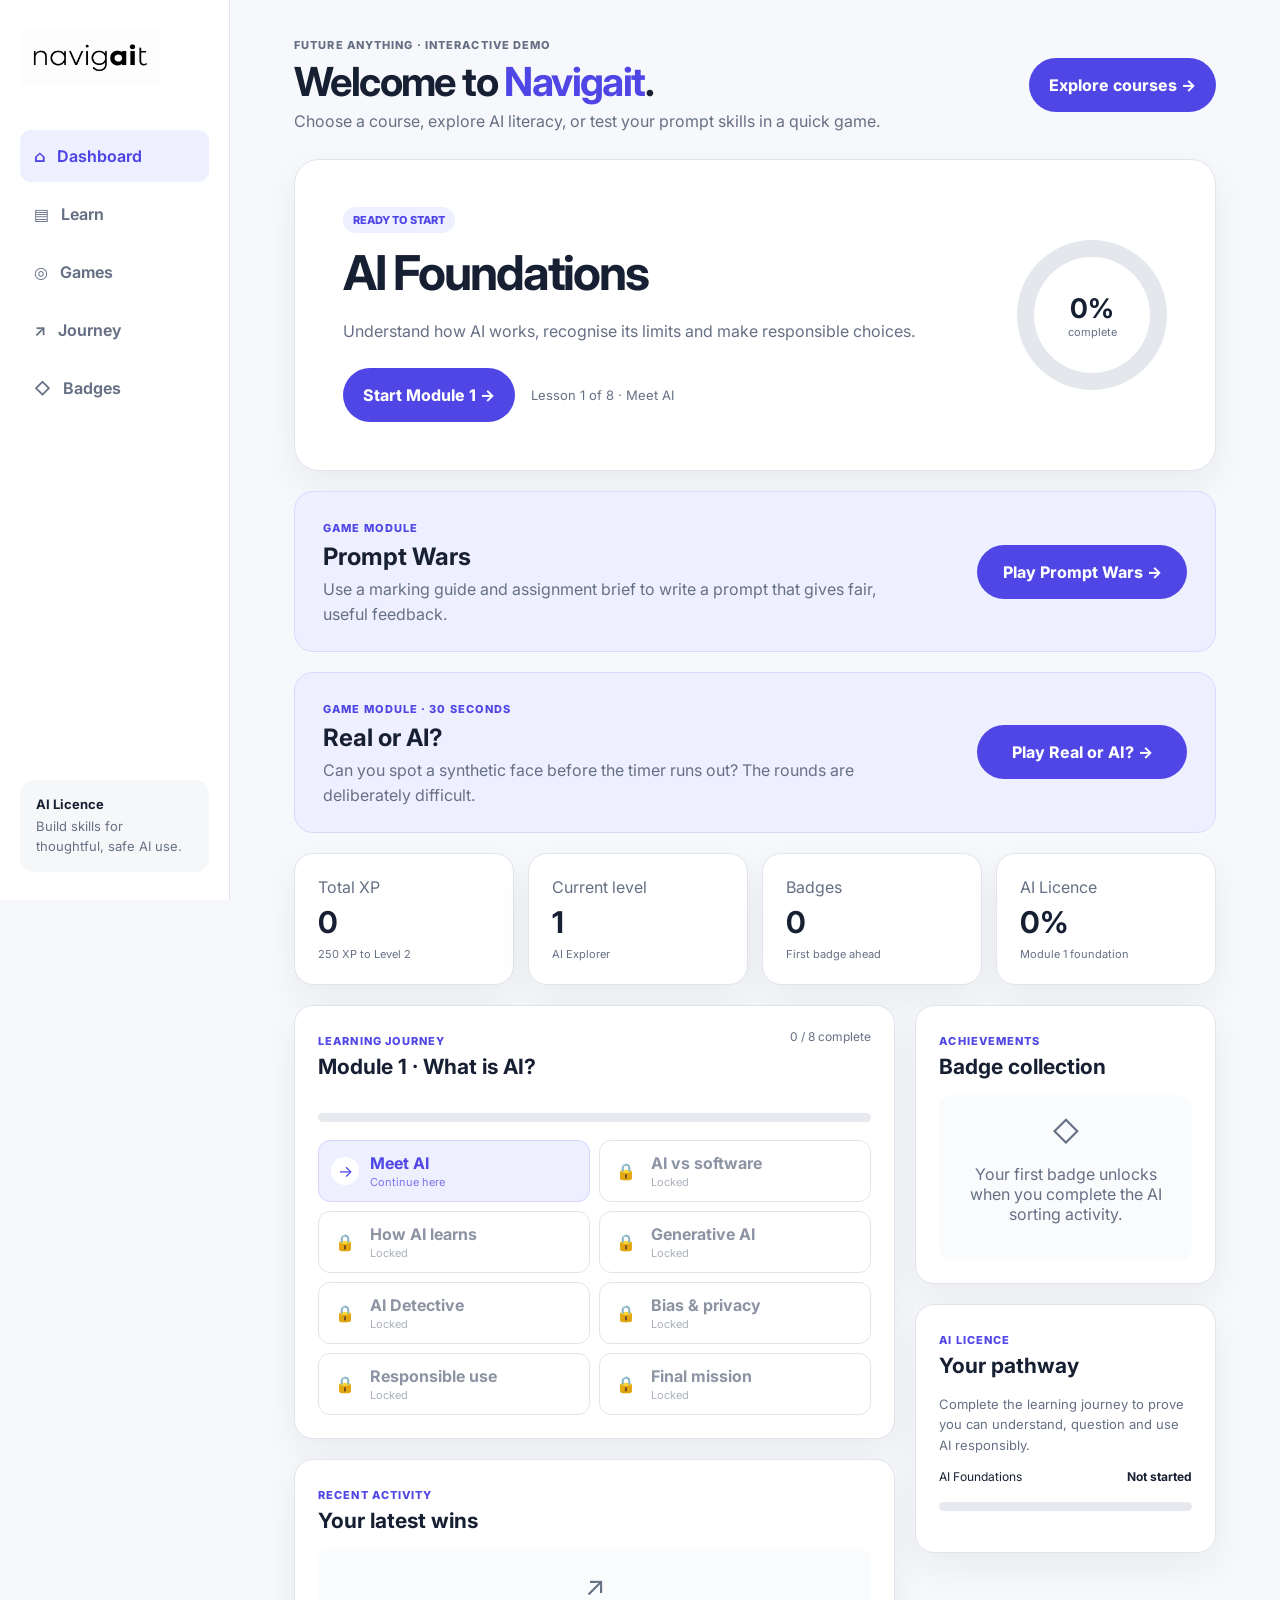
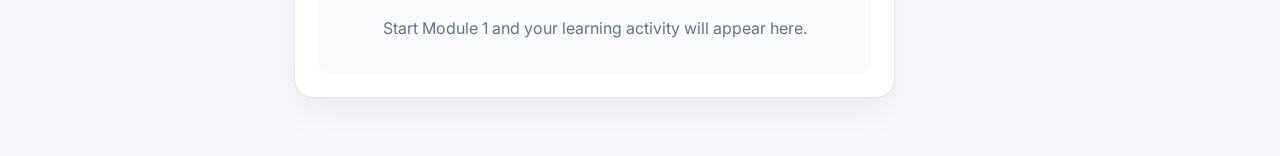
<file: index.html>
<!DOCTYPE html>
<html lang="en">
  <head>
    <meta charset="UTF-8" />
    <meta name="viewport" content="width=device-width, initial-scale=1" />
    <title>Navigait</title>
    <meta name="description" content="Navigait AI literacy platform" />
    <link rel="icon" href="logo.png" />
    <script>location.replace("dashboard.html");</script>

    <link rel="preconnect" href="https://fonts.googleapis.com" />
    <link rel="preconnect" href="https://fonts.gstatic.com" crossorigin />
    <link
      href="https://fonts.googleapis.com/css2?family=Inter:wght@400;600;700;800&display=swap"
      rel="stylesheet"
    />

    <style>
      :root {
        --bg: #fff;
        --text: #111827;
        --muted: #6b7280;
        --card: #f8fafc;
        --acc: #4f46e5;
      }

      * {
        box-sizing: border-box;
      }

      html {
        scroll-behavior: smooth;
      }

      body {
        margin: 0;
        font-family: Inter, sans-serif;
        color: var(--text);
        background: var(--bg);
      }

      nav {
        position: sticky;
        top: 0;
        background: #ffffffdd;
        backdrop-filter: blur(8px);
        display: flex;
        justify-content: space-between;
        align-items: center;
        padding: 18px 6%;
        border-bottom: 1px solid #eee;
      }

      nav img {
        height: 40px;
      }

      .links a {
        margin: 0 14px;
        color: #374151;
        text-decoration: none;
      }

      .btn {
        background: var(--acc);
        color: #fff;
        padding: 12px 18px;
        border-radius: 999px;
        text-decoration: none;
        transition: transform 0.25s ease;
      }

      .btn:hover {
        transform: translateY(-2px);
      }

      section {
        padding: 90px 6%;
      }

      .hero {
        display: grid;
        grid-template-columns: 1.1fr 0.9fr;
        gap: 48px;
        align-items: center;
      }

      .hero h1 {
        font-size: clamp(42px, 7vw, 72px);
        margin: 0 0 24px;
      }

      p {
        color: var(--muted);
        line-height: 1.7;
      }

      .dashboard {
        background: #fff;
        border: 1px solid #e5e7eb;
        border-radius: 24px;
        padding: 24px;
        box-shadow: 0 20px 50px rgba(0, 0, 0, 0.08);
        animation: float 4s ease-in-out infinite;
      }

      .bar {
        height: 10px;
        background: #e5e7eb;
        border-radius: 99px;
        overflow: hidden;
        margin: 14px 0;
      }

      .fill {
        width: 78%;
        height: 100%;
        background: linear-gradient(90deg, #6366f1, #8b5cf6);
      }

      .metric {
        display: flex;
        justify-content: space-between;
        padding: 14px 0;
        border-bottom: 1px solid #eee;
      }

      .badge {
        display: inline-block;
        background: #eef2ff;
        color: #4338ca;
        padding: 8px 12px;
        border-radius: 999px;
        font-weight: 700;
      }

      .grid3,
      .stats {
        display: grid;
        gap: 24px;
      }

      .grid3 {
        grid-template-columns: repeat(auto-fit, minmax(240px, 1fr));
      }

      .card {
        background: var(--card);
        padding: 28px;
        border-radius: 20px;
        transition: transform 0.3s ease;
      }

      .card:hover {
        transform: translateY(-6px);
      }

      .stats {
        grid-template-columns: repeat(auto-fit, minmax(160px, 1fr));
        text-align: center;
      }

      .stat b {
        font-size: 2rem;
      }

      .fade {
        opacity: 0;
        transform: translateY(24px);
        transition: opacity 0.7s ease, transform 0.7s ease;
      }

      .fade.show {
        opacity: 1;
        transform: none;
      }

      footer {
        text-align: center;
        padding: 32px;
        color: #6b7280;
        border-top: 1px solid #eee;
      }

      @keyframes float {
        50% {
          transform: translateY(-10px);
        }
      }

      @media (max-width: 900px) {
        .hero {
          grid-template-columns: 1fr;
        }

        .links {
          display: none;
        }
      }
    </style>
  </head>

  <body>
    <nav>
      <img src="logo.png" alt="Navigait Logo" />
      <div class="links">
        <a href="#about">About</a>
        <a href="#features">Features</a>
        <a href="#schools">Schools</a>
        <a href="#contact">Contact</a>
      </div>
      <a class="btn" href="dashboard.html">Open Dashboard</a>
    </nav>

    <section class="hero fade" id="about">
      <div>
        <h1>Navigate the Future with AI.</h1>
        <p>
          Navigait helps students develop the knowledge, critical thinking and confidence to use
          artificial intelligence responsibly, ethically and effectively.
        </p>
        <p>
          <a class="btn" href="#features">Learn More</a>
          <a class="btn" style="background: #111827;" href="dashboard.html">View Demo</a>
        </p>
      </div>

      <div class="dashboard">
        <h3>Student Dashboard</h3>
        <div class="metric">
          <span>AI Literacy</span>
          <b>Level 7</b>
        </div>
        <div class="metric">
          <span>Progress</span>
          <span>78%</span>
        </div>
        <div class="bar">
          <div class="fill"></div>
        </div>
        <div class="metric">
          <span>Completed Modules</span>
          <b>14</b>
        </div>
        <div class="metric">
          <span>Current Mission</span>
          <b>Bias Detection</b>
        </div>
        <p>
          <span class="badge">AI Licence ✓</span>
        </p>
      </div>
    </section>

    <section id="features" class="fade">
      <h2>Features</h2>
      <div class="grid3">
        <div class="card">
          <h3>🎓 AI Literacy</h3>
          <p>Learn how AI works, where it succeeds and where it makes mistakes.</p>
        </div>
        <div class="card">
          <h3>🧠 Critical Thinking</h3>
          <p>Develop the skills to question, verify and evaluate AI outputs.</p>
        </div>
        <div class="card">
          <h3>🚀 Future Ready</h3>
          <p>Prepare students for education, careers and an AI-powered future.</p>
        </div>
      </div>
    </section>

    <section id="schools" class="fade">
      <div class="stats">
        <div class="stat">
          <b>100%</b>
          <div>Curriculum Aligned</div>
        </div>
        <div class="stat">
          <b>5–12</b>
          <div>Year Levels</div>
        </div>
        <div class="stat">
          <b>Interactive</b>
          <div>Learning</div>
        </div>
        <div class="stat">
          <b>Future</b>
          <div>Ready Skills</div>
        </div>
      </div>
    </section>

    <section id="cta" class="fade" style="text-align: center;">
      <h2>Prepare Students for an AI-Powered Future</h2>
      <a class="btn" href="dashboard.html">Get Started</a>
    </section>

    <footer id="contact">© 2026 Navigait</footer>

    <script>
      const io = new IntersectionObserver(
        (entries) => {
          entries.forEach((entry) => {
            if (entry.isIntersecting) {
              entry.target.classList.add('show');
            }
          });
        },
        { threshold: 0.15 }
      );

      document.querySelectorAll('.fade').forEach((el) => io.observe(el));
    </script>
  </body>
</html>
</file>
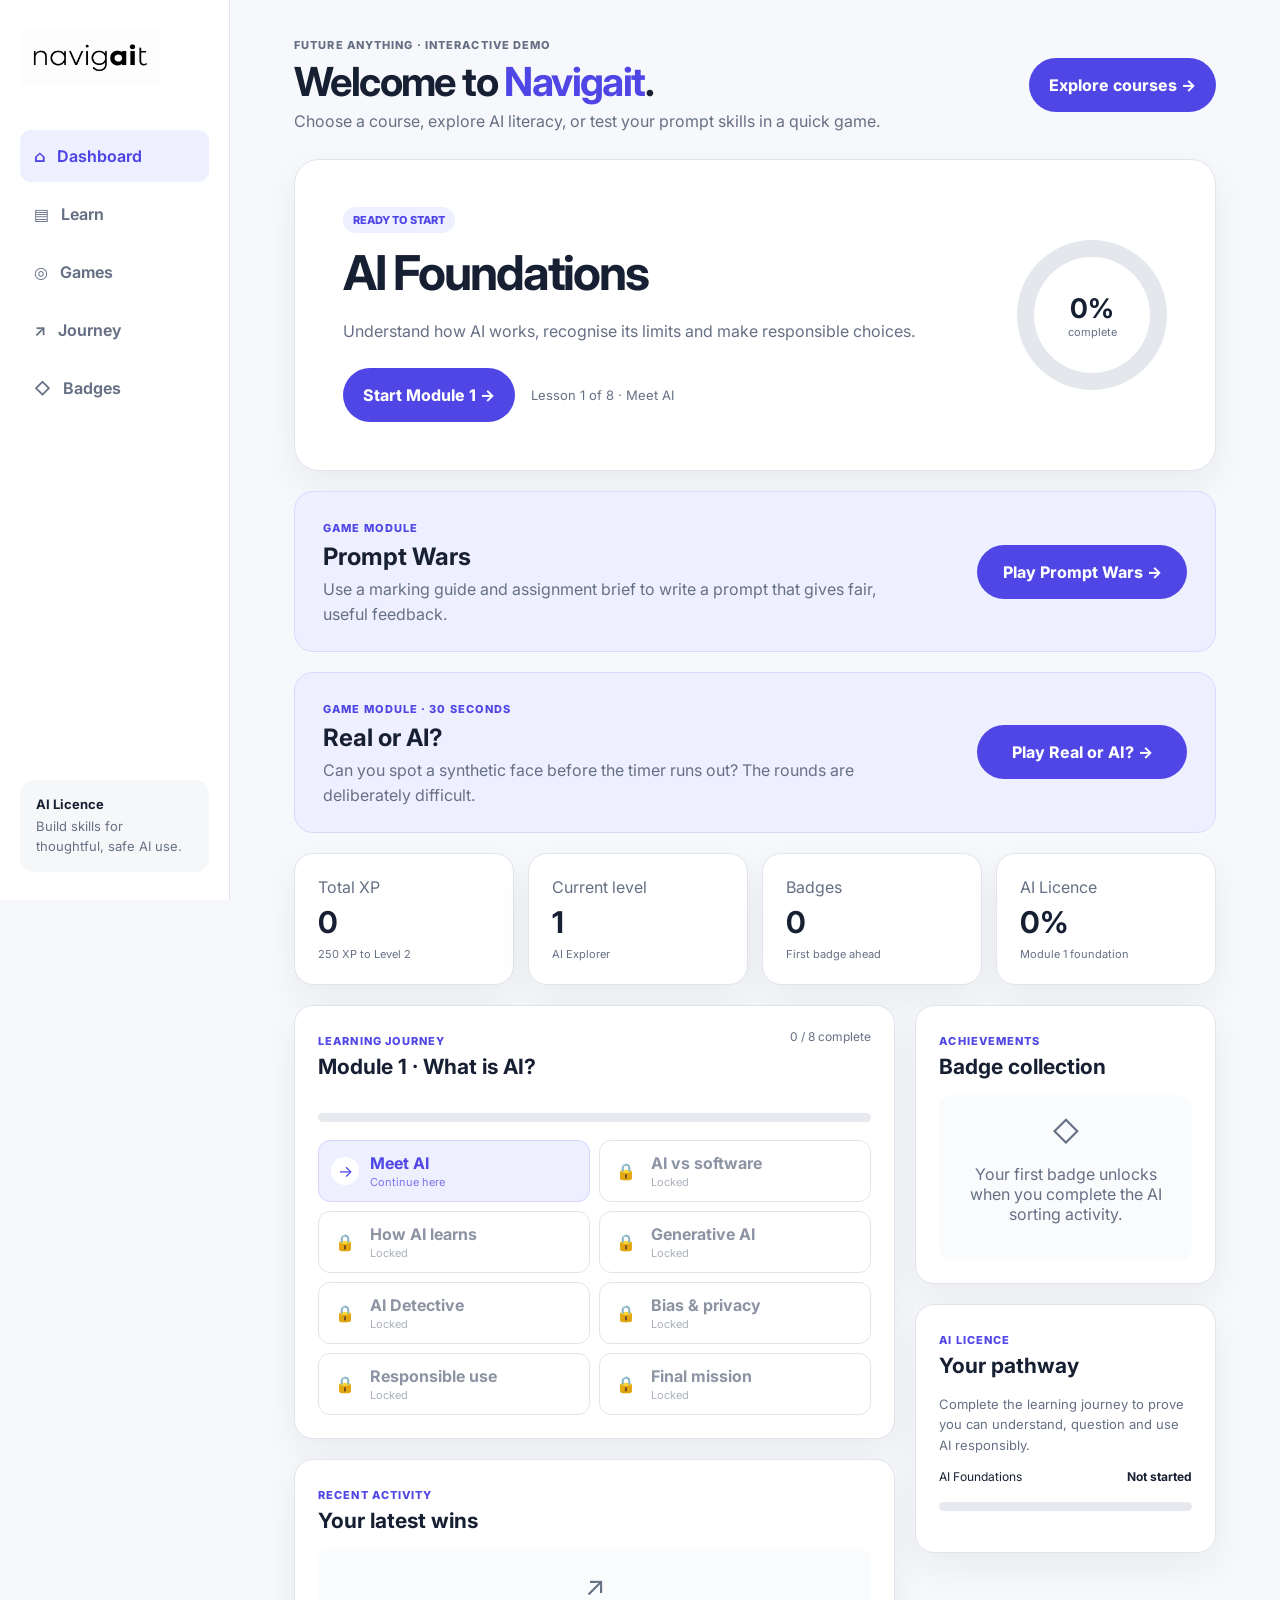
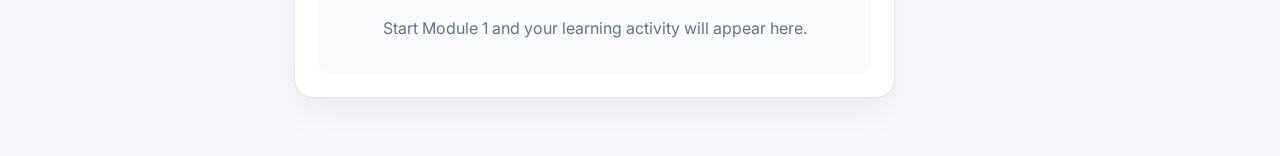
<file: dashboard.html>
<!doctype html><html lang="en"><head><meta charset="utf-8"><meta name="viewport" content="width=device-width,initial-scale=1"><title>Navigait | Learning Hub</title><link rel="icon" href="logo.png"><link rel="preconnect" href="https://fonts.googleapis.com"><link rel="preconnect" href="https://fonts.gstatic.com" crossorigin><link href="https://fonts.googleapis.com/css2?family=Inter:wght@400;500;600;700;800&display=swap" rel="stylesheet"><link rel="stylesheet" href="css/dashboard.css"></head>
<body class="expo-dashboard"><a class="skip-link" href="#main">Skip to dashboard</a><aside class="sidebar"><a href="index.html" class="logo"><img src="logo.png" alt="Navigait"></a><nav aria-label="Main navigation"><a class="active" href="dashboard.html">⌂ <span>Dashboard</span></a><a href="modules/module1.html">▤ <span>Learn</span></a><a href="modules/prompt-wars.html">◎ <span>Games</span></a><a href="#journey">↗ <span>Journey</span></a><a href="#achievements">◇ <span>Badges</span></a></nav><div class="sidebar-note"><strong>AI Licence</strong><span>Build skills for thoughtful, safe AI use.</span></div></aside>
<main class="main" id="main"><header class="topbar"><div><p class="eyebrow">FUTURE ANYTHING · INTERACTIVE DEMO</p><h1>Welcome to <span>Navigait</span>.</h1><p>Choose a course, explore AI literacy, or test your prompt skills in a quick game.</p></div><button id="continueTop" class="primary-btn">Explore courses →</button></header>
<section class="hero-card enter"><div><span class="status-pill" id="moduleStatus">IN PROGRESS</span><h2 id="heroTitle">AI Foundations</h2><p id="heroDescription">Understand how AI works, recognise its limits and make responsible choices.</p><div class="hero-actions"><button id="continueHero" class="primary-btn">Start Module 1 →</button><span id="currentLesson">Lesson 1 of 8</span></div></div><div class="ring" id="progressRing"><div><strong id="moduleProgress">0%</strong><span>complete</span></div></div></section>
<section class="game-module enter"><div><span class="eyebrow">GAME MODULE</span><h2>Prompt Wars</h2><p>Use a marking guide and assignment brief to write a prompt that gives fair, useful feedback.</p></div><a class="primary-btn" href="modules/prompt-wars.html">Play Prompt Wars →</a></section>
<section class="game-module enter"><div><span class="eyebrow">GAME MODULE · 30 SECONDS</span><h2>Real or AI?</h2><p>Can you spot a synthetic face before the timer runs out? The rounds are deliberately difficult.</p></div><a class="primary-btn" href="modules/real-or-ai.html">Play Real or AI? →</a></section>
<section class="stats enter"><article><span>Total XP</span><strong id="xp">0</strong><small id="nextLevel">250 XP to Level 2</small></article><article><span>Current level</span><strong id="level">1</strong><small>AI Explorer</small></article><article><span>Badges</span><strong id="badgeCount">0</strong><small id="badgeSummary">First badge ahead</small></article><article><span>AI Licence</span><strong id="licencePercent">0%</strong><small>Module 1 foundation</small></article></section>
<div class="dashboard-grid"><div><section class="card enter" id="journey"><div class="card-heading"><div><span class="eyebrow">LEARNING JOURNEY</span><h2>Module 1 · What is AI?</h2></div><span id="sectionsComplete">0 / 8 complete</span></div><div class="progress"><span id="progressFill"></span></div><div id="learningPath" class="learning-path"></div></section><section class="card enter"><div class="card-heading"><div><span class="eyebrow">RECENT ACTIVITY</span><h2>Your latest wins</h2></div></div><div id="recentActivity"></div></section></div>
<div><section class="card enter" id="achievements"><span class="eyebrow">ACHIEVEMENTS</span><h2>Badge collection</h2><div id="achievementList" class="badges"></div></section><section class="card licence-card enter"><span class="eyebrow">AI LICENCE</span><h2>Your pathway</h2><p>Complete the learning journey to prove you can understand, question and use AI responsibly.</p><div class="licence-row"><span>AI Foundations</span><strong id="licenceState">Not started</strong></div><div class="progress"><span id="licenceFill"></span></div></section><section class="card developer-card enter" hidden><span class="eyebrow">PROTOTYPE CONTROLS</span><h2>Testing</h2><button id="resetAll" class="text-btn">Reset Entire Prototype</button><p class="small">Module-only reset is available inside Module 1.</p></section></div></div></main>
<dialog id="resetAllDialog"><h2>Reset the entire prototype?</h2><p>This permanently clears all locally saved XP, badges, activity and responses on this browser.</p><div><button id="cancelResetAll">Cancel</button><button id="confirmResetAll" class="danger-btn">Reset everything</button></div></dialog><script src="js/storage.js"></script><script src="js/dashboard.js"></script></body></html>
</file>
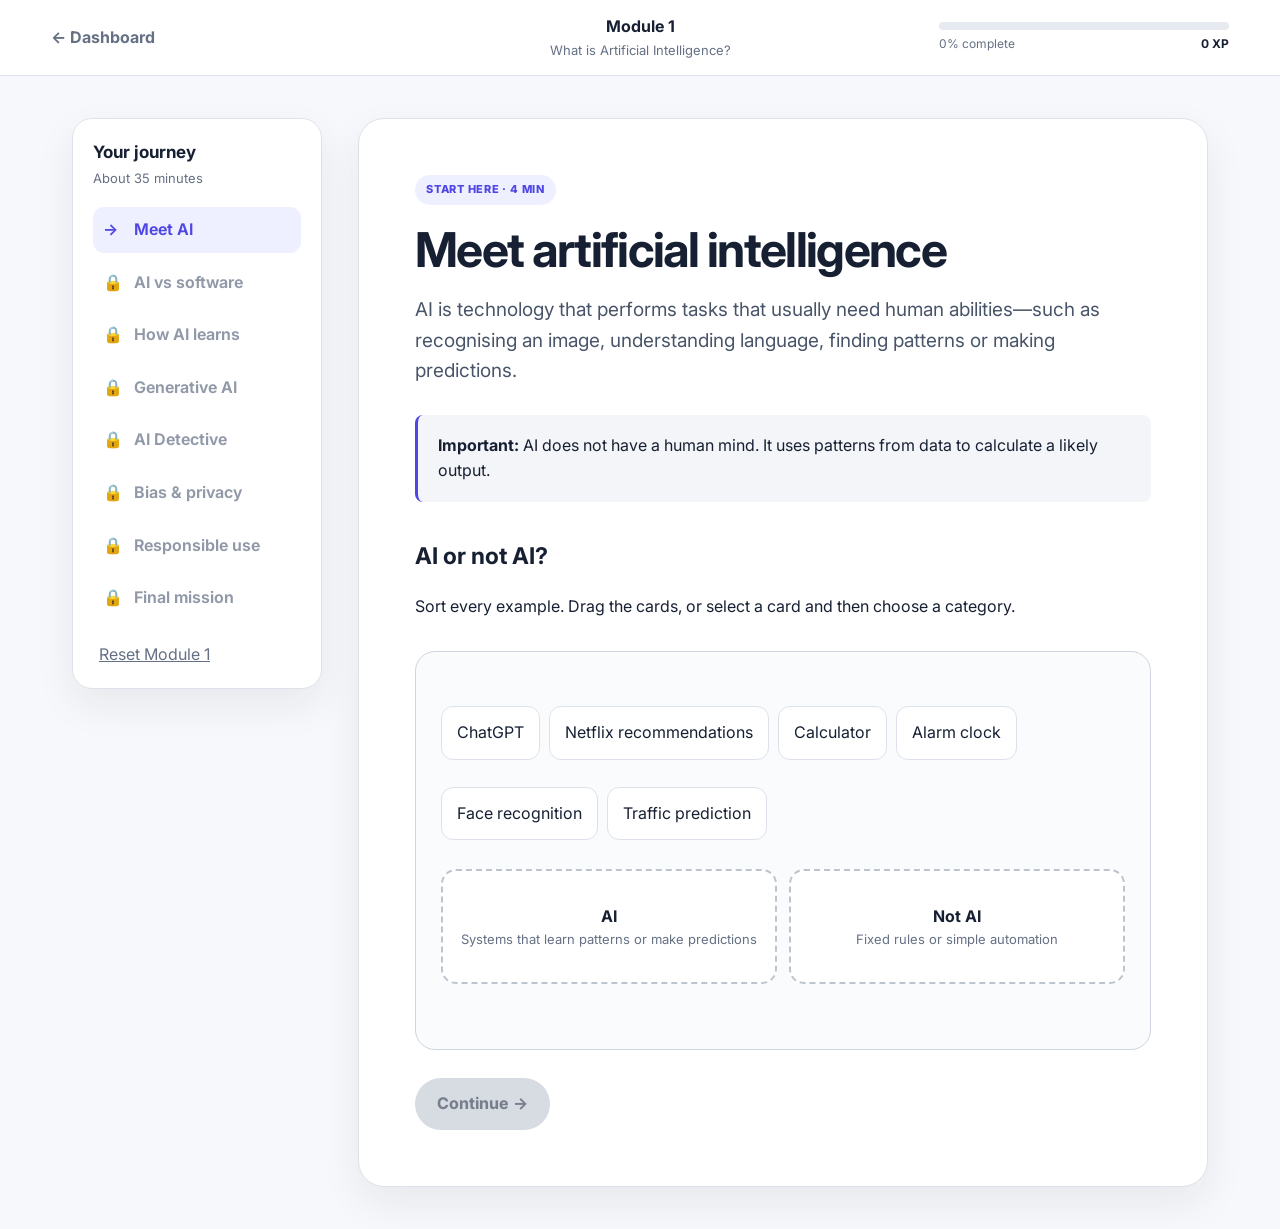
<file: modules/module1.html>
<!doctype html>
<html lang="en">
<head>
  <meta charset="utf-8"><meta name="viewport" content="width=device-width,initial-scale=1">
  <title>Navigait | AI Foundations</title>
  <link rel="icon" href="../logo.png">
  <link rel="preconnect" href="https://fonts.googleapis.com"><link rel="preconnect" href="https://fonts.gstatic.com" crossorigin>
  <link href="https://fonts.googleapis.com/css2?family=Inter:wght@400;500;600;700;800&display=swap" rel="stylesheet">
  <link rel="stylesheet" href="../css/module.css">
</head>
<body>
<a class="skip-link" href="#lessonArea">Skip to lesson</a>
<header class="module-header">
  <a href="../dashboard.html" class="back">← Dashboard</a>
  <div class="module-title"><strong>Module 1</strong><span>What is Artificial Intelligence?</span></div>
  <div class="header-progress"><div class="progress" aria-label="Module progress"><div id="moduleProgress"></div></div><span id="progressText">0% complete</span><strong id="xpDisplay">0 XP</strong></div>
  <button class="menu-button" id="menuButton" aria-expanded="false" aria-controls="moduleSidebar">Lessons</button>
</header>
<div class="module-container">
  <aside class="module-sidebar" id="moduleSidebar" aria-label="Module sections">
    <h2>Your journey</h2><p class="time-note">About 35 minutes</p>
    <nav id="sectionNav"></nav>
    <button class="text-button" id="resetModule">Reset Module 1</button>
  </aside>
  <main class="lesson-area" id="lessonArea">
    <section class="module-section" data-section="0">
      <div class="lesson-card"><span class="tag">START HERE · 4 MIN</span><h1>Meet artificial intelligence</h1>
      <p class="lead">AI is technology that performs tasks that usually need human abilities—such as recognising an image, understanding language, finding patterns or making predictions.</p>
      <div class="concept-callout"><strong>Important:</strong> AI does not have a human mind. It uses patterns from data to calculate a likely output.</div>
      <h2>AI or not AI?</h2><p>Sort every example. Drag the cards, or select a card and then choose a category.</p>
      <div class="activity sort-activity" data-id="ai-or-not" data-xp="20" data-badge="AI Spotter">
        <div class="sort-bank" aria-label="Examples to sort"></div>
        <div class="sort-zones"><button class="sort-zone" data-zone="ai"><strong>AI</strong><span>Systems that learn patterns or make predictions</span></button><button class="sort-zone" data-zone="not"><strong>Not AI</strong><span>Fixed rules or simple automation</span></button></div>
        <div class="feedback" aria-live="polite"></div>
      </div><button class="next-section" disabled>Continue →</button></div>
    </section>

    <section class="module-section" data-section="1">
      <div class="lesson-card"><span class="tag">SECTION 2 · 4 MIN</span><h1>AI vs normal software</h1>
      <p class="lead">Traditional software follows rules written by a person. Machine-learning software finds useful patterns in examples.</p>
      <div class="comparison-grid"><article><h3>Normal software</h3><p><b>Rules + input → answer</b></p><p>A calculator follows exact instructions. The same input always produces the same answer.</p></article><article><h3>Machine learning</h3><p><b>Examples + training → model</b></p><p>A spam filter learns patterns from labelled emails, then predicts whether a new message is spam.</p></article></div>
      <div class="activity quiz" data-id="software-check" data-xp="10" data-answer="patterns" data-explanation="Machine learning learns patterns from labelled examples; a developer does not write a rule for every possible photo."><h2>Knowledge check</h2><p>How can a photo app recognise thousands of different dogs?</p><button data-value="rules">A programmer draws every dog</button><button data-value="patterns">It learns visual patterns from many examples</button><button data-value="internet">It asks the internet each time</button><div class="feedback" aria-live="polite"></div></div>
      <button class="next-section" disabled>Continue →</button></div>
    </section>

    <section class="module-section" data-section="2">
      <div class="lesson-card"><span class="tag">SECTION 3 · 6 MIN</span><h1>Train your AI</h1>
      <p class="lead">Machine learning follows a cycle: <b>data → training → model → prediction</b>. A model is a learned pattern, not a database of perfect answers.</p>
      <div class="process"><div><b>1. Data</b><span>Collect examples</span></div><div><b>2. Training</b><span>Find patterns</span></div><div><b>3. Model</b><span>Store learned relationships</span></div><div><b>4. Prediction</b><span>Estimate a new answer</span></div></div>
      <div class="activity trainer" data-id="train-model" data-xp="20" data-badge="AI Trainer"><h2>Fruit sorter simulator</h2><p>Label at least four examples, then test the model. This is an honest simulation: more balanced examples increase its confidence.</p><div class="training-sample"><span id="sampleEmoji">🍎</span><strong id="sampleClue">red and round</strong></div><div class="button-row"><button data-label="apple">Label apple</button><button data-label="banana">Label banana</button></div><div class="meter"><span id="trainingFill"></span></div><p id="trainingStatus">0 examples labelled · confidence 20%</p><button class="test-model" disabled>Test a new example</button><div class="feedback" aria-live="polite"></div></div>
      <button class="next-section" disabled>Continue →</button></div>
    </section>

    <section class="module-section" data-section="3">
      <div class="lesson-card"><span class="tag">SECTION 4 · 4 MIN</span><h1>AI and generative AI around us</h1>
      <p class="lead">Predictive AI ranks, recognises or forecasts. Generative AI creates new text, images, audio or code by predicting what should come next.</p>
      <div class="example-grid"><article><h3>Recommendations</h3><p>Streaming services predict what you may enjoy from viewing patterns.</p></article><article><h3>Navigation</h3><p>Maps predict traffic using current and past journeys.</p></article><article><h3>Recognition</h3><p>Phones match face or speech patterns.</p></article><article><h3>Generation</h3><p>Chatbots predict words to create a response—not retrieve guaranteed truth.</p></article></div>
      <div class="activity prompt-builder" data-id="prompt-builder" data-xp="20"><h2>Improve a weak prompt</h2><p>Weak prompt: “Tell me about space.” Choose the three details that make it useful for a Year 8 science explanation.</p><div class="choice-chips"><button data-useful="true">Explain black holes</button><button data-useful="true">Use 120 words</button><button data-useful="true">Include a simple analogy</button><button data-useful="false">Make it good</button><button data-useful="false">Know what I mean</button></div><div class="feedback" aria-live="polite"></div></div>
      <button class="next-section" disabled>Continue →</button></div>
    </section>

    <section class="module-section" data-section="4">
      <div class="lesson-card"><span class="tag">SECTION 5 · 5 MIN</span><h1>When confident answers are wrong</h1>
      <p class="lead">AI is strong at speed, pattern-finding, drafting and generating options. It can still invent facts, citations or events. These mistakes are called <b>hallucinations</b>.</p>
      <div class="concept-callout"><strong>Misinformation check:</strong> pause, find the original source, compare reliable sources, check the date and ask for evidence.</div>
      <div class="activity quiz" data-id="ai-detective" data-xp="20" data-answer="source" data-badge="Fact Checker" data-explanation="Checking a reliable original source is stronger than trusting confidence, repeating the claim, or only asking the same AI again."><h2>AI Detective</h2><blockquote>“Australia banned homework nationwide in 2025,” an AI confidently claims.</blockquote><p>What is the best first response?</p><button data-value="trust">Trust it because it sounds specific</button><button data-value="repeat">Share it and see what people say</button><button data-value="source">Check an official education source and other reliable reporting</button><button data-value="again">Ask the same AI to confirm</button><div class="feedback" aria-live="polite"></div></div>
      <button class="next-section" disabled>Continue →</button></div>
    </section>

    <section class="module-section" data-section="5">
      <div class="lesson-card"><span class="tag">SECTION 6 · 5 MIN</span><h1>Bias, fairness and privacy</h1>
      <p class="lead">AI can copy unfair patterns in its training data. Fair systems need relevant, representative data and human checks. Privacy matters because prompts may be stored or reviewed.</p>
      <div class="two-activities"><div class="activity multi-choice" data-id="bias-challenge" data-xp="20" data-badge="Bias Detective" data-correct="leadership,teamwork,ideas"><h2>Bias challenge</h2><p>Select only fair, relevant evidence for a school leadership shortlist.</p><button data-value="leadership">Leadership examples</button><button data-value="teamwork">Teamwork feedback</button><button data-value="appearance">Appearance</button><button data-value="ideas">Ideas for the school</button><button data-value="postcode">Home postcode</button><button class="check-selection">Check choices</button><div class="feedback" aria-live="polite"></div></div>
      <div class="activity multi-choice" data-id="privacy-challenge" data-xp="20" data-correct="topic,public"><h2>Privacy challenge</h2><p>Select what is safe to share with a study chatbot.</p><button data-value="topic">The topic you are studying</button><button data-value="password">Your school password</button><button data-value="medical">A classmate’s medical details</button><button data-value="public">A public article link</button><button data-value="address">Your home address</button><button class="check-selection">Check choices</button><div class="feedback" aria-live="polite"></div></div></div>
      <button class="next-section" disabled>Continue →</button></div>
    </section>

    <section class="module-section" data-section="6">
      <div class="lesson-card"><span class="tag">SECTION 7 · 4 MIN</span><h1>Use AI without losing your thinking</h1>
      <p class="lead">Responsible use means staying in control: think first, protect private information, verify important claims, disclose AI help when required and make the final decision yourself.</p>
      <div class="activity scenarios" data-id="scenario-decisions" data-xp="20"><h2>Decision lab</h2><div class="scenario"><strong>Choose the safest use:</strong><p>A student needs medical advice for severe symptoms.</p><button data-correct="false">Follow a chatbot’s diagnosis</button><button data-correct="true">Tell a trusted adult and contact a health professional</button></div><div class="scenario"><strong>Choose the responsible use:</strong><p>You are writing a history assignment.</p><button data-correct="true">Brainstorm questions, verify sources, then write in your own words</button><button data-correct="false">Submit AI-generated work unchanged</button></div><div class="scenario"><strong>Choose the ethical action:</strong><p>A friend asks for a fake video of a teacher.</p><button data-correct="false">Create it as a joke</button><button data-correct="true">Refuse because it could deceive and harm someone</button></div><div class="feedback" aria-live="polite"></div></div>
      <div class="activity reflection" data-id="responsible-reflection" data-xp="20"><label for="reflectionRule"><h2>Your rule for responsible AI</h2><span>Write at least 30 characters. Your response stays on this device.</span></label><textarea id="reflectionRule" data-reflection="responsible-rule" minlength="30" placeholder="When I use AI, I will…"></textarea><small class="character-count">0 / 30 characters</small><div class="feedback" aria-live="polite"></div></div>
      <button class="next-section" disabled>Continue to final mission →</button></div>
    </section>

    <section class="module-section" data-section="7">
      <div class="lesson-card"><span class="tag">FINAL MISSION · 6 MIN</span><h1>AI Consultant Challenge</h1><p class="lead">Your school wants to use AI. Create a short plan that balances usefulness with safety.</p>
      <div class="activity final-plan" data-id="consultant-plan" data-xp="50"><label>One useful AI application<textarea data-reflection="final-benefit" minlength="20" placeholder="AI could help by…"></textarea></label><label>One realistic risk<textarea data-reflection="final-risk" minlength="20" placeholder="A risk is…"></textarea></label><label>One responsible-use rule<textarea data-reflection="final-rule" minlength="20" placeholder="Students should…"></textarea></label><div class="feedback" aria-live="polite"></div></div>
      <div class="activity quiz" data-id="final-check" data-xp="10" data-answer="control" data-explanation="Responsible AI users keep human judgement in control, verify important information and protect privacy."><h2>Final knowledge check</h2><p>Which principle connects everything in this module?</p><button data-value="speed">Use AI whenever it is faster</button><button data-value="control">Keep human judgement in control</button><button data-value="secret">Never tell anyone you used AI</button><div class="feedback" aria-live="polite"></div></div>
      <button class="next-section" disabled>Complete Module →</button></div>
    </section>

    <section class="completion-screen" hidden><div class="completion-icon">✓</div><span class="tag">MODULE COMPLETE</span><h1>AI foundations secured.</h1><p>You can explain how AI learns, question its outputs and make responsible choices.</p><div class="completion-stats"><div><strong id="finalXP">0</strong><span>Total XP</span></div><div><strong>100%</strong><span>Complete</span></div><div><strong>AI Foundations</strong><span>Badge unlocked</span></div></div><a class="primary-link" href="../dashboard.html">Return to Dashboard →</a></section>
  </main>
</div>
<div class="toast-region" aria-live="polite"></div>
<dialog id="resetDialog"><h2>Reset Module 1?</h2><p>This removes Module 1 progress, responses and Module 1 XP. Other prototype data stays.</p><div class="dialog-actions"><button id="cancelReset">Cancel</button><button class="danger-button" id="confirmReset">Reset module</button></div></dialog>
<script src="../js/storage.js"></script><script src="../js/module.js"></script>
</body></html>
</file>
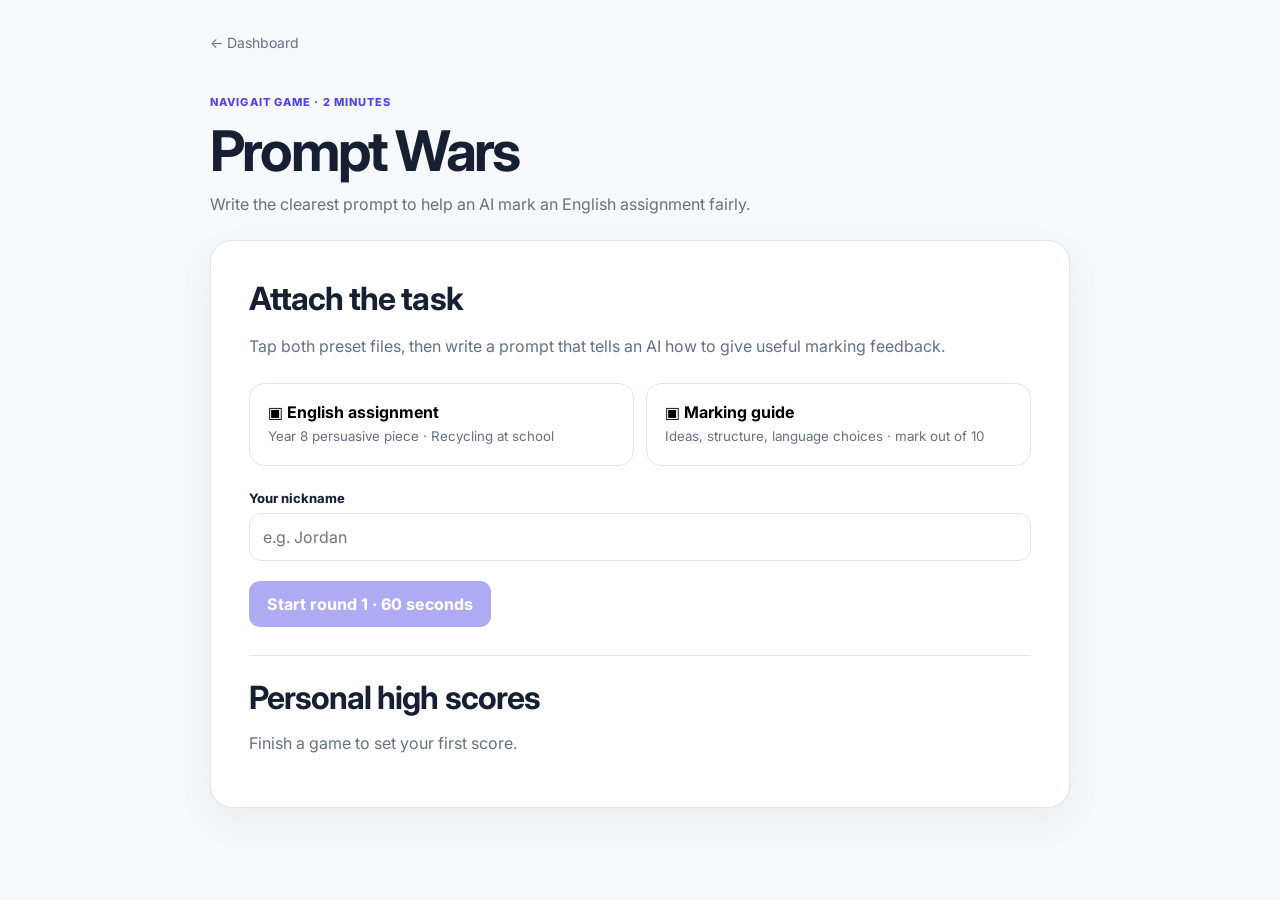
<file: modules/prompt-wars.html>
<!doctype html>
<html lang="en"><head><meta charset="utf-8"><meta name="viewport" content="width=device-width,initial-scale=1"><title>Navigait | Prompt Wars</title><link rel="icon" href="../logo.png"><link rel="preconnect" href="https://fonts.googleapis.com"><link rel="preconnect" href="https://fonts.gstatic.com" crossorigin><link href="https://fonts.googleapis.com/css2?family=Inter:wght@400;500;600;700;800&display=swap" rel="stylesheet"><link rel="stylesheet" href="../css/prompt-wars.css"></head>
<body data-kiosk-reset="../dashboard.html"><main class="game-shell"><a class="back" href="../dashboard.html">← Dashboard</a><header><span class="eyebrow">NAVIGAIT GAME · 2 MINUTES</span><h1>Prompt Wars</h1><p>Write the clearest prompt to help an AI mark an English assignment fairly.</p></header><section id="game" class="game-card" aria-live="polite"></section></main><script src="../js/storage.js"></script><script src="../js/expo.js"></script><script src="../js/prompt-wars.js"></script></body></html>
</file>
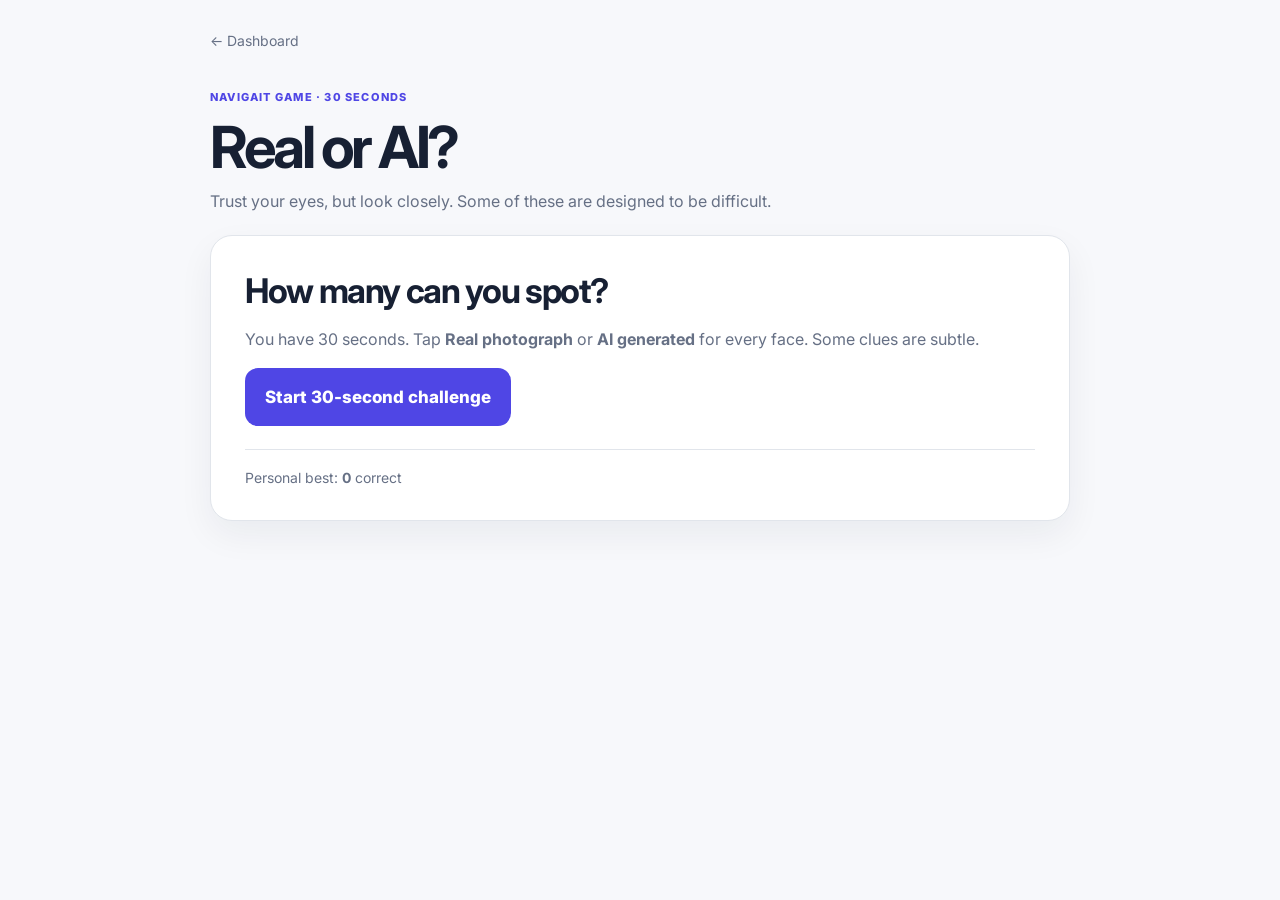
<file: modules/real-or-ai.html>
<!doctype html>
<html lang="en"><head><meta charset="utf-8"><meta name="viewport" content="width=device-width,initial-scale=1"><title>Navigait | Real or AI?</title><link rel="icon" href="../logo.png"><link rel="preconnect" href="https://fonts.googleapis.com"><link rel="preconnect" href="https://fonts.gstatic.com" crossorigin><link href="https://fonts.googleapis.com/css2?family=Inter:wght@500;600;700;800&display=swap" rel="stylesheet"><link rel="stylesheet" href="../css/real-or-ai.css"></head>
<body data-kiosk-reset="../dashboard.html"><main class="game-shell"><a class="back" href="../dashboard.html">← Dashboard</a><header><span class="eyebrow">NAVIGAIT GAME · 30 SECONDS</span><h1>Real or AI?</h1><p>Trust your eyes, but look closely. Some of these are designed to be difficult.</p></header><section id="game" class="game-card" aria-live="polite"></section></main><script src="../js/storage.js"></script><script src="../js/expo.js"></script><script src="../js/real-or-ai.js"></script></body></html>
</file>
<file: css/dashboard.css>
:root{--bg:#f7f8fb;--surface:#fff;--text:#172033;--muted:#667085;--border:#e1e5eb;--primary:#4f46e5;--primary-soft:#eef0ff;--success:#147a50;--success-soft:#eaf8f1;--shadow:0 14px 35px rgba(23,32,51,.06)}*{box-sizing:border-box}html{scroll-behavior:smooth}body{margin:0;background:var(--bg);color:var(--text);font-family:Inter,system-ui,sans-serif}button{font:inherit}.skip-link{position:fixed;top:-60px;left:12px;background:var(--text);color:#fff;padding:10px;z-index:100}.skip-link:focus{top:12px}.sidebar{position:fixed;inset:0 auto 0 0;width:230px;padding:28px 20px;background:#fff;border-right:1px solid var(--border);display:flex;flex-direction:column;z-index:20}.logo img{width:140px}.sidebar nav{display:grid;gap:6px;margin-top:40px}.sidebar nav a{display:flex;gap:12px;padding:12px 14px;border-radius:11px;text-decoration:none;color:var(--muted);font-weight:650}.sidebar nav a:hover,.sidebar nav a.active{background:var(--primary-soft);color:var(--primary)}.sidebar-note{margin-top:auto;padding:16px;background:#f6f7f9;border-radius:14px;font-size:13px}.sidebar-note strong,.sidebar-note span{display:block}.sidebar-note span{color:var(--muted);margin-top:5px;line-height:1.5}.main{margin-left:230px;max-width:1500px;padding:38px clamp(24px,5vw,68px)}.topbar{display:flex;justify-content:space-between;gap:30px;align-items:center;margin-bottom:28px}.eyebrow{color:var(--primary);font-size:11px;font-weight:800;letter-spacing:.1em}.topbar h1{font-size:clamp(29px,4vw,40px);letter-spacing:-.04em;margin:5px 0}.topbar p{margin:0;color:var(--muted)}.primary-btn{border:0;border-radius:99px;background:var(--primary);color:#fff;padding:13px 20px;font-weight:750;cursor:pointer;white-space:nowrap}.primary-btn:hover{transform:translateY(-2px);box-shadow:0 9px 22px rgba(79,70,229,.22)}button:focus-visible,a:focus-visible{outline:3px solid rgba(79,70,229,.3);outline-offset:2px}.hero-card{padding:clamp(28px,5vw,48px);border:1px solid var(--border);border-radius:25px;background:#fff;box-shadow:var(--shadow);display:grid;grid-template-columns:1fr auto;align-items:center;gap:30px}.hero-card h2{font-size:clamp(31px,5vw,48px);letter-spacing:-.045em;margin:15px 0 7px}.hero-card p{color:var(--muted);max-width:650px;line-height:1.65}.status-pill{padding:6px 10px;border-radius:99px;background:var(--primary-soft);color:var(--primary);font-size:11px;font-weight:800}.hero-actions{display:flex;align-items:center;gap:16px;margin-top:24px}.hero-actions span{color:var(--muted);font-size:13px}.ring{width:150px;height:150px;border-radius:50%;display:grid;place-items:center;background:conic-gradient(var(--primary) 0,#e4e7ec 0)}.ring>div{width:116px;height:116px;border-radius:50%;background:#fff;display:grid;place-content:center;text-align:center}.ring strong{font-size:27px}.ring span{font-size:11px;color:var(--muted)}.stats{display:grid;grid-template-columns:repeat(4,1fr);gap:14px;margin:20px 0}.stats article,.card{padding:23px;border:1px solid var(--border);border-radius:19px;background:#fff;box-shadow:var(--shadow)}.stats span,.stats small{display:block;color:var(--muted)}.stats strong{display:block;font-size:30px;margin:7px 0}.stats small{font-size:11px}.dashboard-grid{display:grid;grid-template-columns:minmax(0,2fr) minmax(275px,1fr);gap:20px}.card{margin-bottom:20px}.card h2{margin:5px 0 16px;font-size:21px}.card-heading{display:flex;justify-content:space-between;gap:20px;align-items:flex-start}.card-heading>span{color:var(--muted);font-size:12px}.progress{height:9px;background:#e7e9ee;border-radius:99px;overflow:hidden;margin:18px 0}.progress span{display:block;width:0;height:100%;background:var(--primary);transition:width .8s ease}.learning-path{display:grid;grid-template-columns:1fr 1fr;gap:9px}.journey-item{display:flex;align-items:center;gap:11px;padding:12px;border:1px solid var(--border);border-radius:12px;text-decoration:none;color:var(--text)}.journey-item.complete{background:var(--success-soft);color:var(--success);border-color:#c4e5d4}.journey-item.current{background:var(--primary-soft);color:var(--primary);border-color:#d4d4ff}.journey-item.locked{color:#8c94a3}.journey-state{width:28px;height:28px;border-radius:50%;background:#fff;display:grid;place-items:center}.journey-item strong,.journey-item small{display:block}.journey-item small{font-size:11px;margin-top:2px;opacity:.72}.activity-item{display:flex;gap:12px;padding:14px 0;border-bottom:1px solid var(--border)}.activity-item:last-child{border:0}.activity-icon{width:34px;height:34px;display:grid;place-items:center;border-radius:10px;background:var(--primary-soft);color:var(--primary);font-weight:800}.activity-item strong,.activity-item small{display:block}.activity-item small{margin-top:4px;color:var(--muted);font-size:11px}.badges{display:grid;gap:9px}.badge{padding:12px;border-radius:11px;background:var(--primary-soft);color:var(--primary);display:flex;gap:9px}.empty{text-align:center;padding:20px;color:var(--muted);background:#fafbfc;border-radius:12px}.empty>span{font-size:27px}.licence-card p,.small{color:var(--muted);font-size:13px;line-height:1.6}.licence-row{display:flex;justify-content:space-between;font-size:12px}.text-btn{border:1px solid var(--border);background:#fff;border-radius:9px;padding:9px 13px;cursor:pointer}.enter{opacity:0;transform:translateY(9px);transition:.45s ease}.ready .enter{opacity:1;transform:none}dialog{max-width:440px;border:1px solid var(--border);border-radius:17px;padding:25px;color:var(--text)}dialog::backdrop{background:rgba(23,32,51,.4)}dialog div{display:flex;justify-content:flex-end;gap:9px}dialog button{padding:10px 15px;border:1px solid var(--border);background:#fff;border-radius:9px}.danger-btn{background:#b42318!important;color:#fff;border:0!important}
@media(max-width:950px){.sidebar{width:76px;padding:24px 11px}.logo img{display:none}.sidebar nav a{justify-content:center;font-size:20px}.sidebar nav span,.sidebar-note{display:none}.main{margin-left:76px;padding:28px 24px}.dashboard-grid{grid-template-columns:1fr}.stats{grid-template-columns:1fr 1fr}}
@media(max-width:600px){.sidebar{position:static;width:auto;height:58px;padding:8px 14px;display:flex;flex-direction:row;align-items:center}.logo img{display:block;width:105px}.sidebar nav{margin:0 0 0 auto;display:flex}.sidebar nav a{padding:8px}.sidebar nav a:nth-child(n+3){display:none}.main{margin:0;padding:20px 14px}.topbar{align-items:flex-start}.topbar .primary-btn{display:none}.hero-card{grid-template-columns:1fr}.ring{width:118px;height:118px}.ring>div{width:91px;height:91px}.hero-actions{align-items:flex-start;flex-direction:column}.stats,.learning-path{grid-template-columns:1fr}.card-heading{display:block}}
@media(prefers-reduced-motion:reduce){*{transition:none!important}}
.expo-dashboard .sidebar nav a{min-height:52px;align-items:center}.expo-dashboard .primary-btn{min-height:54px;display:inline-flex;align-items:center;justify-content:center}.expo-dashboard .game-module .primary-btn{min-width:210px}.expo-dashboard .topbar h1 span{color:var(--primary)}
.game-module{display:flex;justify-content:space-between;align-items:center;gap:24px;margin:20px 0;padding:24px 28px;border:1px solid #d9dafd;border-radius:19px;background:var(--primary-soft)}.game-module h2{margin:6px 0;font-size:24px}.game-module p{max-width:600px;margin:0;color:var(--muted);line-height:1.55}.game-module .primary-btn{text-decoration:none}@media(max-width:600px){.game-module{align-items:flex-start;flex-direction:column}}
</file>
<file: css/module.css>
:root{--bg:#f7f8fb;--surface:#fff;--text:#172033;--muted:#657084;--border:#dde2ea;--primary:#4f46e5;--primary-soft:#eef0ff;--success:#137a4d;--success-bg:#eaf8f1;--danger:#b42318;--danger-bg:#fff0ee;--shadow:0 16px 40px rgba(23,32,51,.07)}
*{box-sizing:border-box}html{scroll-behavior:smooth}body{margin:0;background:var(--bg);color:var(--text);font-family:Inter,system-ui,sans-serif;line-height:1.6}button,textarea{font:inherit}button{color:inherit}.skip-link{position:fixed;left:12px;top:-60px;background:var(--text);color:#fff;padding:10px 16px;z-index:999}.skip-link:focus{top:12px}.module-header{position:sticky;top:0;z-index:50;min-height:76px;padding:12px 4vw;display:grid;grid-template-columns:1fr auto 1fr;align-items:center;gap:24px;background:rgba(255,255,255,.94);backdrop-filter:blur(14px);border-bottom:1px solid var(--border)}.back{color:var(--muted);text-decoration:none;font-weight:700}.back:hover{color:var(--primary)}.module-title{text-align:center;display:flex;flex-direction:column}.module-title span{font-size:13px;color:var(--muted)}.header-progress{justify-self:end;width:min(290px,100%);display:grid;grid-template-columns:1fr auto;gap:4px 12px;font-size:12px;color:var(--muted)}.header-progress .progress{grid-column:1/-1}.progress,.meter{height:8px;background:#e7eaf0;border-radius:99px;overflow:hidden}.progress div,.meter span{display:block;height:100%;width:0;background:var(--primary);transition:width .6s ease}.header-progress strong{color:var(--text)}.menu-button{display:none}.module-container{max-width:1300px;margin:auto;padding:42px 32px;display:grid;grid-template-columns:250px minmax(0,850px);justify-content:center;gap:36px}.module-sidebar{position:sticky;top:116px;height:fit-content;background:var(--surface);border:1px solid var(--border);border-radius:20px;padding:20px;box-shadow:var(--shadow)}.module-sidebar h2{font-size:17px;margin:0}.time-note{margin:2px 0 18px;color:var(--muted);font-size:13px}.module-sidebar nav{display:grid;gap:7px}.module-sidebar nav button{border:0;background:transparent;border-radius:11px;padding:10px;display:grid;grid-template-columns:24px 1fr;gap:7px;text-align:left;font-weight:650;cursor:pointer}.module-sidebar nav button.complete{color:var(--success);background:var(--success-bg)}.module-sidebar nav button.current{color:var(--primary);background:var(--primary-soft)}.module-sidebar nav button.locked{color:#9199a8;cursor:not-allowed}.text-button{margin-top:20px;border:0;background:transparent;color:var(--muted);text-decoration:underline;cursor:pointer}.lesson-area{min-width:0}.module-section{display:none}.module-section.active{display:block;animation:enter .35s ease}.lesson-card,.completion-screen{background:var(--surface);border:1px solid var(--border);border-radius:26px;padding:clamp(28px,5vw,56px);box-shadow:var(--shadow)}.tag{display:inline-block;border-radius:99px;padding:6px 11px;background:var(--primary-soft);color:var(--primary);font-size:11px;font-weight:800;letter-spacing:.07em}.lesson-card h1,.completion-screen h1{font-size:clamp(32px,5vw,48px);letter-spacing:-.035em;line-height:1.12;margin:18px 0}.lesson-card h2{font-size:23px;margin-top:36px}.lead{font-size:19px;color:#485468}.concept-callout{margin:28px 0;padding:18px 20px;background:#f3f5f8;border-left:3px solid var(--primary);border-radius:8px}.comparison-grid,.example-grid,.process,.two-activities{display:grid;grid-template-columns:repeat(2,minmax(0,1fr));gap:14px;margin:26px 0}.comparison-grid article,.example-grid article,.process div{border:1px solid var(--border);border-radius:16px;padding:19px;background:#fafbfc}.process{grid-template-columns:repeat(4,1fr)}.process span{display:block;color:var(--muted);font-size:13px}.activity{margin-top:32px;padding:25px;border:1px solid #cfd5df;border-radius:20px;background:#fafbfc}.activity.is-complete{border-color:#9bd2b5;background:#fbfffd}.activity h2{margin:0 0 8px}.activity button:not(.sort-zone):not(.check-selection):not(.test-model){display:block;width:100%;margin:9px 0;padding:13px 15px;text-align:left;background:#fff;border:1px solid var(--border);border-radius:12px;cursor:pointer;transition:.18s}.activity button:hover:not(:disabled){border-color:var(--primary);transform:translateY(-1px)}button.selected{outline:2px solid var(--primary);background:var(--primary-soft)!important}button.correct,.sorted-correct{border-color:var(--success)!important;background:var(--success-bg)!important;color:var(--success)}button.incorrect,.sorted-wrong{border-color:var(--danger)!important;background:var(--danger-bg)!important;color:var(--danger)}.feedback{min-height:28px;margin-top:12px;font-weight:650}.feedback.success{color:var(--success)}.feedback.error{color:var(--danger)}.sort-bank{display:flex;flex-wrap:wrap;gap:9px;margin:20px 0}.sort-bank button{width:auto!important}.sort-zones{display:grid;grid-template-columns:1fr 1fr;gap:12px}.sort-zone{min-height:115px;border:2px dashed #bcc4d0;border-radius:15px;background:#fff;cursor:pointer;padding:18px}.sort-zone strong,.sort-zone span{display:block}.sort-zone span{color:var(--muted);font-size:13px}.training-sample{text-align:center;margin:20px 0}.training-sample span{display:block;font-size:64px}.button-row{display:flex;gap:10px}.button-row button{width:50%!important;text-align:center!important}.meter{margin-top:20px;height:11px}.trainer .test-model,.check-selection{border:0!important;background:var(--text)!important;color:#fff!important;width:auto!important;text-align:center!important;padding:11px 18px!important}.choice-chips{display:flex;flex-wrap:wrap;gap:8px}.choice-chips button{width:auto!important}.scenario{padding:15px 0;border-bottom:1px solid var(--border)}textarea{display:block;width:100%;min-height:110px;margin:9px 0 17px;padding:14px;border:1px solid var(--border);border-radius:12px;resize:vertical;color:var(--text);background:#fff}textarea:focus,button:focus-visible,a:focus-visible{outline:3px solid rgba(79,70,229,.3);outline-offset:2px}.character-count{color:var(--muted)}blockquote{margin:18px 0;padding:18px;border-left:3px solid var(--primary);background:#fff;font-weight:700}.next-section,.primary-link{display:inline-block;margin-top:28px;padding:13px 22px;border:0;border-radius:99px;background:var(--primary);color:#fff;text-decoration:none;font-weight:750;cursor:pointer}.next-section:disabled{background:#d7dbe2;color:#777f8d;cursor:not-allowed}.completion-screen{text-align:center}.completion-screen[hidden]{display:none}.completion-icon{margin:0 auto 18px;width:64px;height:64px;display:grid;place-items:center;border-radius:50%;background:var(--success-bg);color:var(--success);font-size:32px}.completion-stats{display:grid;grid-template-columns:repeat(3,1fr);gap:12px;margin:30px 0}.completion-stats div{padding:18px;background:#f6f7f9;border-radius:14px}.completion-stats strong,.completion-stats span{display:block}.completion-stats span{font-size:12px;color:var(--muted)}.toast-region{position:fixed;right:24px;top:92px;z-index:200}.xp-toast{margin-bottom:8px;padding:12px 18px;background:var(--text);color:#fff;border-radius:99px;box-shadow:var(--shadow);animation:toast 2.4s ease forwards}dialog{border:1px solid var(--border);border-radius:18px;padding:25px;max-width:430px;color:var(--text)}dialog::backdrop{background:rgba(23,32,51,.35)}.dialog-actions{display:flex;justify-content:flex-end;gap:10px}.dialog-actions button{padding:10px 16px;border:1px solid var(--border);border-radius:10px;background:#fff}.danger-button{background:var(--danger)!important;color:#fff!important;border:0!important}@keyframes enter{from{opacity:0;transform:translateY(12px)}}@keyframes toast{0%{opacity:0;transform:translateY(8px)}15%,78%{opacity:1;transform:none}100%{opacity:0;transform:translateY(-10px)}}
@media(max-width:900px){.module-header{grid-template-columns:1fr auto}.module-title{display:none}.header-progress{justify-self:stretch}.menu-button{display:block;border:1px solid var(--border);background:#fff;border-radius:9px;padding:8px 10px}.module-container{display:block;padding:22px 16px}.module-sidebar{display:none;position:static;margin-bottom:18px}.module-sidebar.open{display:block}.process{grid-template-columns:repeat(2,1fr)}}
@media(max-width:600px){.module-header{padding:10px 14px;gap:10px}.back{font-size:0}.back:first-letter{font-size:20px}.header-progress{width:auto}.header-progress span{display:none}.lesson-card{padding:25px 18px;border-radius:18px}.comparison-grid,.example-grid,.two-activities,.sort-zones,.completion-stats{grid-template-columns:1fr}.process{grid-template-columns:1fr 1fr}.activity{padding:18px 14px}.button-row{display:block}.button-row button{width:100%!important}.toast-region{left:14px;right:14px;top:86px}.xp-toast{text-align:center}}
@media(prefers-reduced-motion:reduce){*{scroll-behavior:auto!important;animation:none!important;transition:none!important}}
</file>
<file: css/prompt-wars.css>
:root{--ink:#172033;--muted:#667085;--line:#e1e5eb;--purple:#4f46e5;--soft:#eef0ff;--good:#147a50;--bg:#f7f8fb}*{box-sizing:border-box}body{margin:0;background:var(--bg);color:var(--ink);font-family:Inter,system-ui,sans-serif}.game-shell{max-width:900px;margin:auto;padding:32px 20px 60px}.back{color:var(--muted);font-size:14px;text-decoration:none}.back:hover{color:var(--purple)}header{margin:38px 0 22px}.eyebrow{color:var(--purple);font-size:11px;font-weight:800;letter-spacing:.1em}h1{margin:7px 0;font-size:clamp(34px,6vw,56px);letter-spacing:-.05em}header p{max-width:620px;margin:0;color:var(--muted);line-height:1.6}.game-card{padding:clamp(20px,4vw,38px);border:1px solid var(--line);border-radius:22px;background:#fff;box-shadow:0 14px 35px rgba(23,32,51,.06)}h2{margin:0 0 8px;font-size:clamp(23px,4vw,32px);letter-spacing:-.03em}.intro{color:var(--muted);line-height:1.6}.file-grid{display:grid;grid-template-columns:1fr 1fr;gap:12px;margin:24px 0}.file{padding:18px;border:1px solid var(--line);border-radius:15px;background:#fff;text-align:left;font:inherit;cursor:pointer}.file.selected{border-color:var(--purple);background:var(--soft)}.file strong,.file small{display:block}.file small{margin-top:5px;color:var(--muted);line-height:1.45}.field{display:grid;gap:7px;margin:20px 0}.field label{font-size:13px;font-weight:750}.field input,.field textarea{width:100%;padding:13px;border:1px solid var(--line);border-radius:12px;color:var(--ink);font:inherit}.field textarea{min-height:180px;resize:vertical}.field input:focus,.field textarea:focus{outline:3px solid #dcdcff;border-color:var(--purple)}.button{border:0;border-radius:11px;background:var(--purple);color:#fff;padding:13px 18px;font:inherit;font-weight:750;cursor:pointer}.button:disabled{opacity:.45;cursor:not-allowed}.button.secondary{background:#fff;color:var(--ink);border:1px solid var(--line)}.bar{display:flex;justify-content:space-between;gap:14px;align-items:center;margin-bottom:16px;font-size:13px;color:var(--muted)}.timer{color:var(--purple);font-size:20px;font-weight:800}.hint,.score-note{padding:14px;border-radius:12px;background:#f7f8fb;color:var(--muted);font-size:13px;line-height:1.55}.count{font-size:12px;color:var(--muted);text-align:right}.score{font-size:72px;font-weight:800;letter-spacing:-.08em;color:var(--purple);line-height:1}.score span{font-size:20px;letter-spacing:0}.scorecard{display:grid;grid-template-columns:auto 1fr;gap:24px;align-items:start}.feedback{margin:18px 0;padding:0;list-style:none}.feedback li{padding:10px 0;border-bottom:1px solid var(--line);font-size:14px;line-height:1.5}.feedback li:last-child{border:0}.score-summary{display:grid;grid-template-columns:repeat(3,1fr);gap:10px;margin:24px 0}.score-summary div{padding:13px;border-radius:12px;background:#f7f8fb}.score-summary strong,.score-summary span{display:block}.score-summary strong{font-size:21px}.score-summary span{margin-top:3px;color:var(--muted);font-size:11px}.leaderboard{margin-top:28px;padding-top:22px;border-top:1px solid var(--line)}.leaderboard ol{padding-left:22px}.leaderboard li{padding:7px 0}.empty{color:var(--muted)}@media(max-width:560px){.game-shell{padding:22px 14px 50px}.game-card{padding:22px 18px}.file-grid,.score-summary{grid-template-columns:1fr}.scorecard{grid-template-columns:1fr;gap:10px}.score{font-size:60px}}
</file>
<file: css/real-or-ai.css>
:root{--ink:#172033;--muted:#667085;--line:#e1e5eb;--purple:#4f46e5;--soft:#eef0ff;--good:#147a50;--bad:#b42318;--bg:#f7f8fb}*{box-sizing:border-box}body{margin:0;background:var(--bg);color:var(--ink);font-family:Inter,system-ui,sans-serif}.game-shell{width:min(900px,100%);margin:auto;padding:30px 20px 60px}.back{color:var(--muted);font-size:14px;text-decoration:none}.back:hover{color:var(--purple)}header{margin:35px 0 20px}.eyebrow{color:var(--purple);font-size:11px;font-weight:800;letter-spacing:.11em}h1{margin:7px 0;font-size:clamp(38px,6vw,58px);letter-spacing:-.06em}header p{max-width:570px;margin:0;color:var(--muted);line-height:1.6}.game-card{padding:clamp(18px,4vw,34px);border:1px solid var(--line);border-radius:22px;background:#fff;box-shadow:0 14px 35px rgba(23,32,51,.06)}h2{margin:0 0 8px;font-size:clamp(24px,4vw,34px);letter-spacing:-.04em}.intro{color:var(--muted);line-height:1.6}.button{min-height:58px;border:0;border-radius:13px;background:var(--purple);color:#fff;padding:14px 20px;font:inherit;font-size:17px;font-weight:800;cursor:pointer}.button:hover{filter:brightness(.97)}.stats{display:flex;justify-content:space-between;align-items:center;margin-bottom:17px;font-size:14px}.timer{color:var(--purple);font-size:25px;font-weight:800}.timer.low{color:var(--bad)}.photo{position:relative;overflow:hidden;aspect-ratio:4/3;border-radius:17px;background:#e8ebf2}.photo img{width:100%;height:100%;object-fit:cover;display:block}.photo .loading{position:absolute;inset:0;display:grid;place-items:center;color:var(--muted);font-size:14px}.choices{display:grid;grid-template-columns:1fr 1fr;gap:12px;margin-top:14px}.choice{min-height:76px;border:1px solid var(--line);border-radius:14px;background:#fff;color:var(--ink);font:inherit;font-size:18px;font-weight:800;cursor:pointer}.choice:hover{border-color:var(--purple);background:var(--soft)}.choice.correct{border-color:var(--good);background:#eaf8f1;color:var(--good)}.choice.wrong{border-color:var(--bad);background:#fff1f0;color:var(--bad)}.round{margin-top:14px;color:var(--muted);font-size:13px;text-align:center}.best{margin:23px 0 0;padding-top:19px;border-top:1px solid var(--line);color:var(--muted);font-size:14px}.score{font-size:80px;font-weight:800;letter-spacing:-.09em;line-height:1;color:var(--purple)}.score span{font-size:20px;letter-spacing:0}.result{display:grid;gap:17px}.result p{margin:0;color:var(--muted);line-height:1.6}@media(max-width:560px){.game-shell{padding:22px 14px 48px}.game-card{padding:20px 16px}.choices{grid-template-columns:1fr}.photo{aspect-ratio:1/1}.score{font-size:66px}}
</file>
